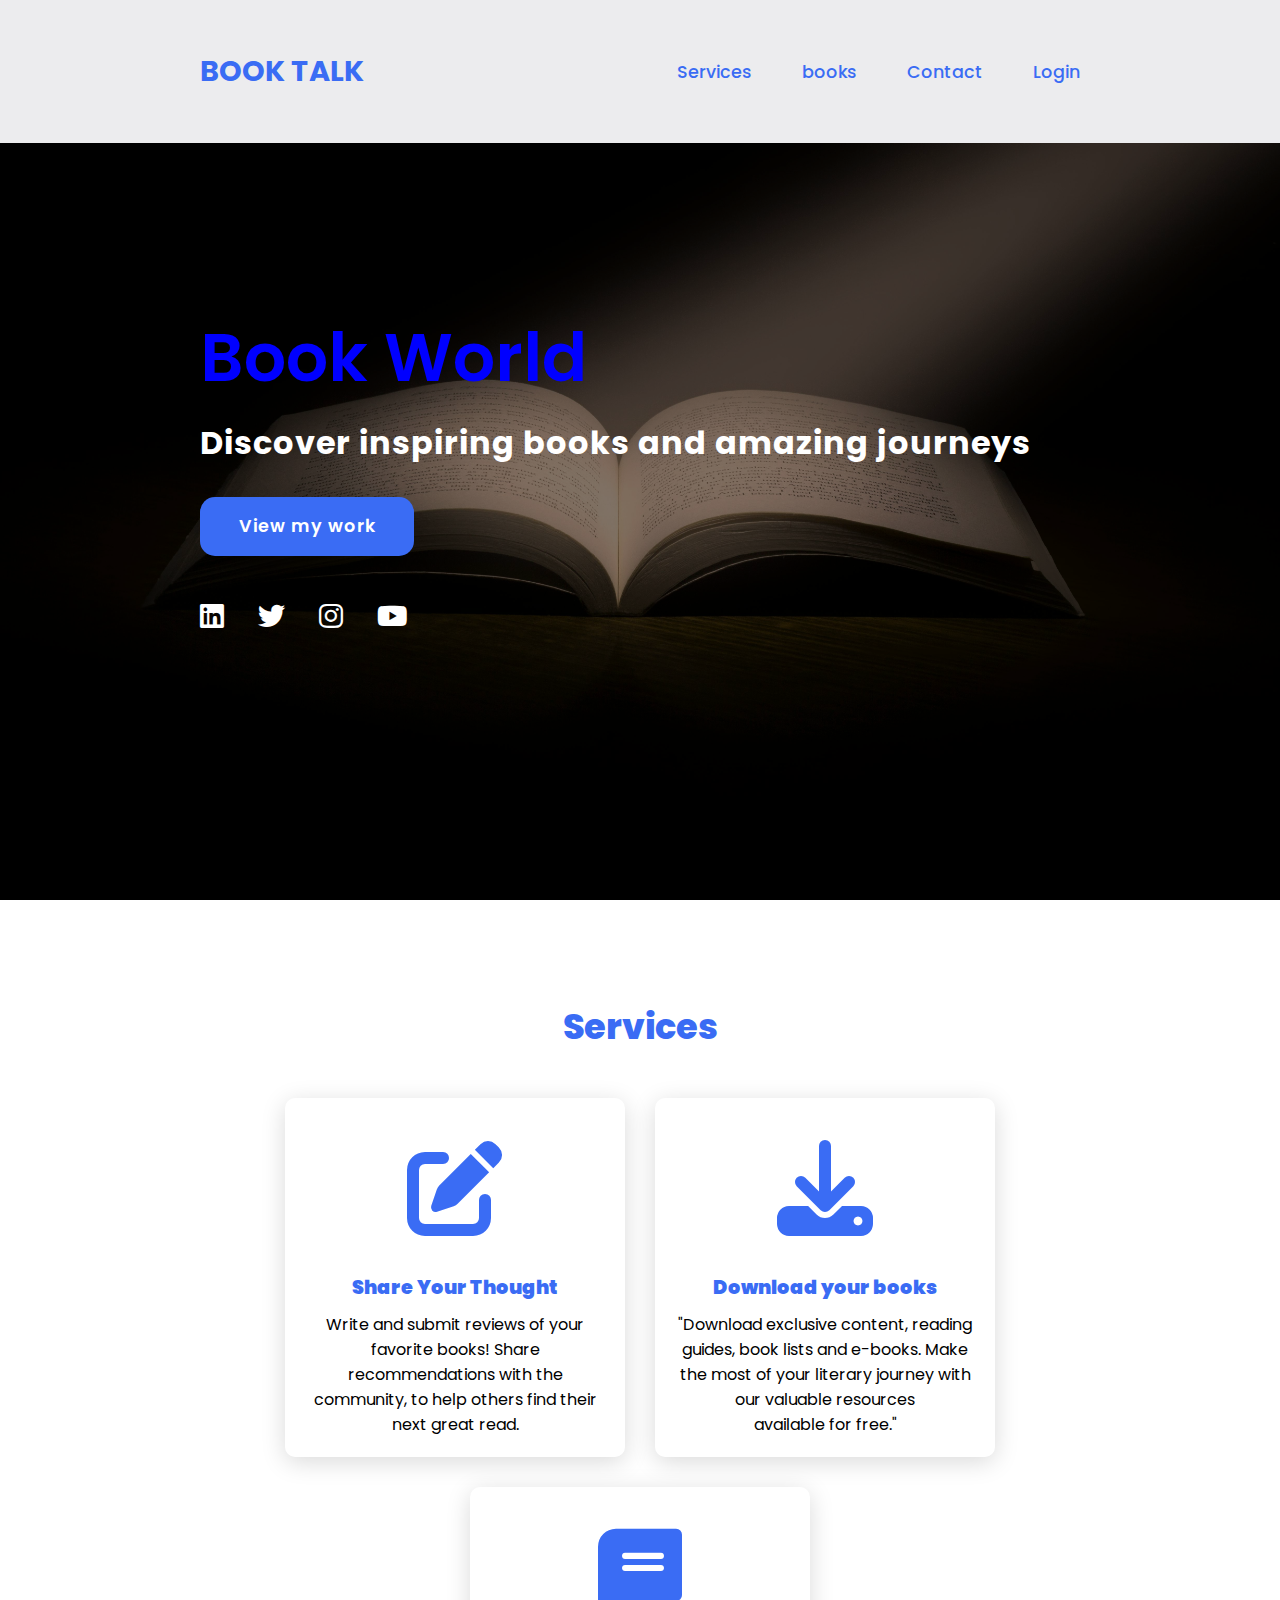
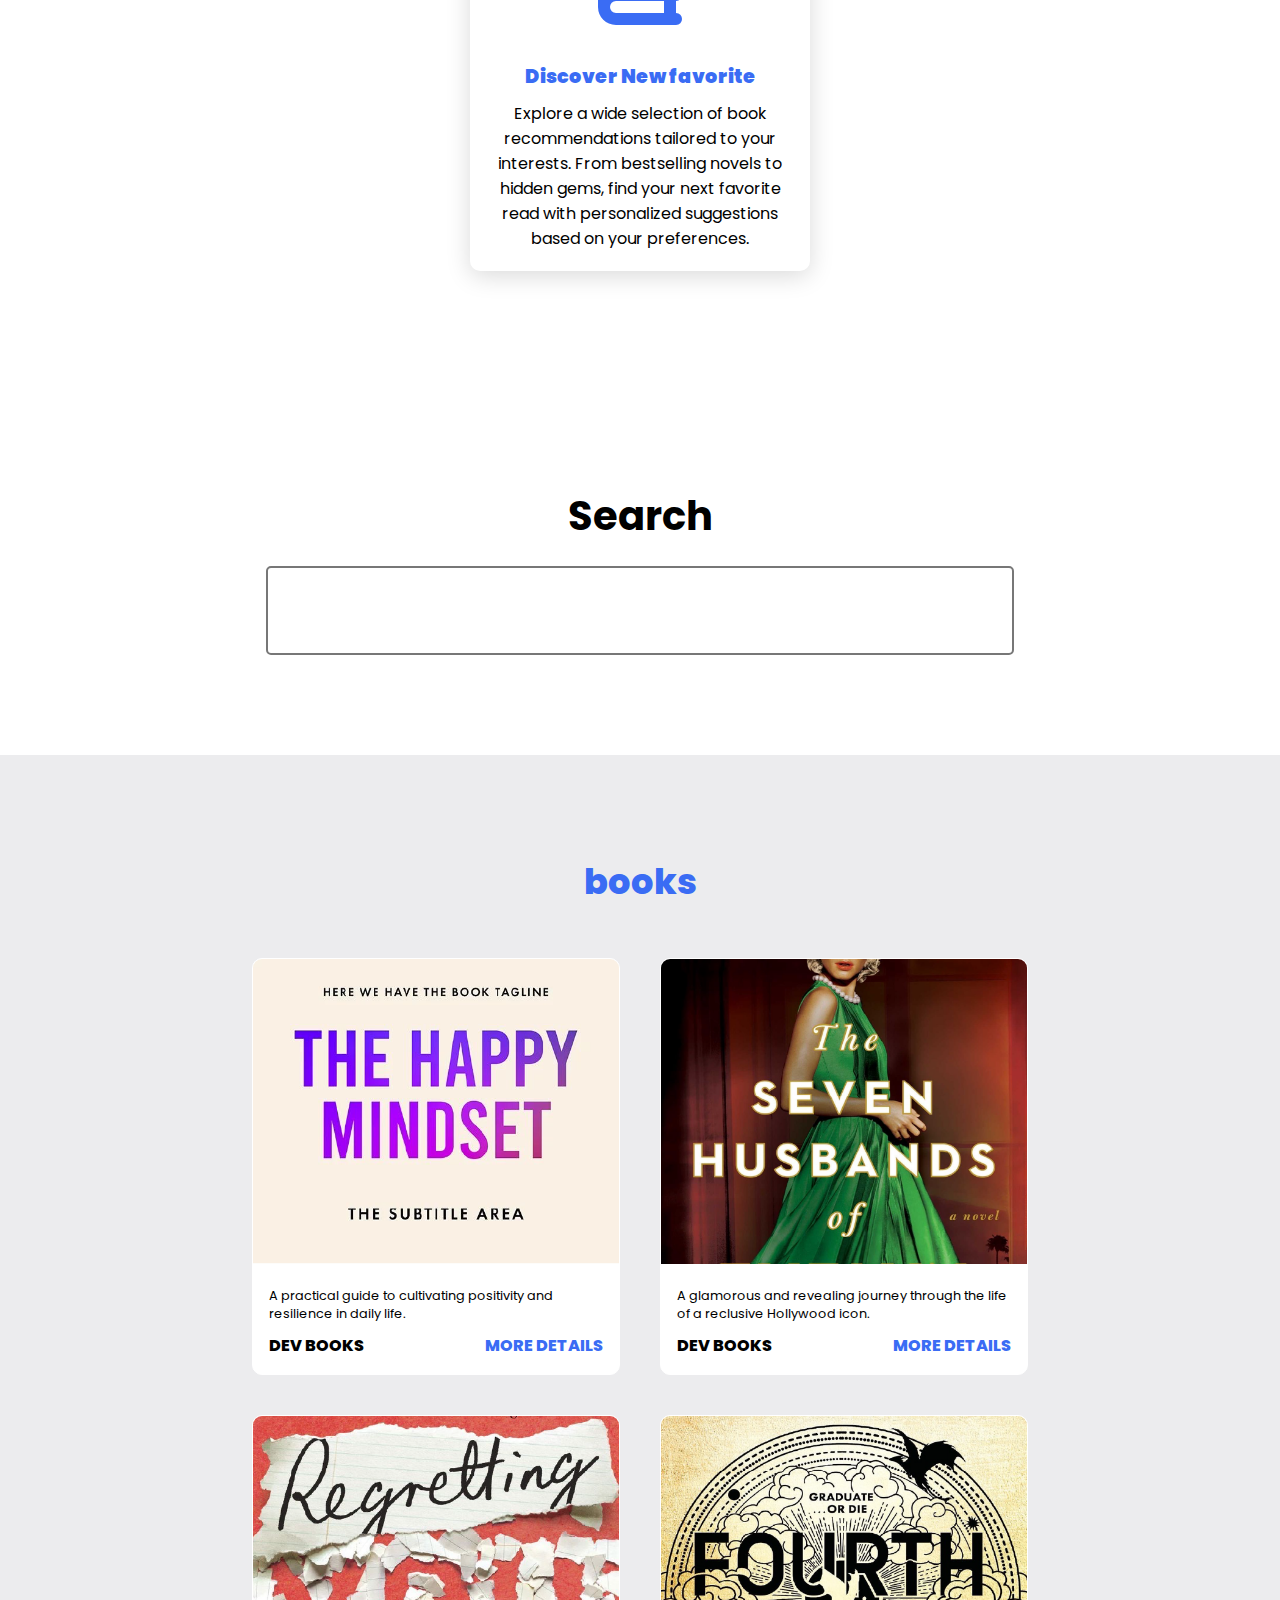
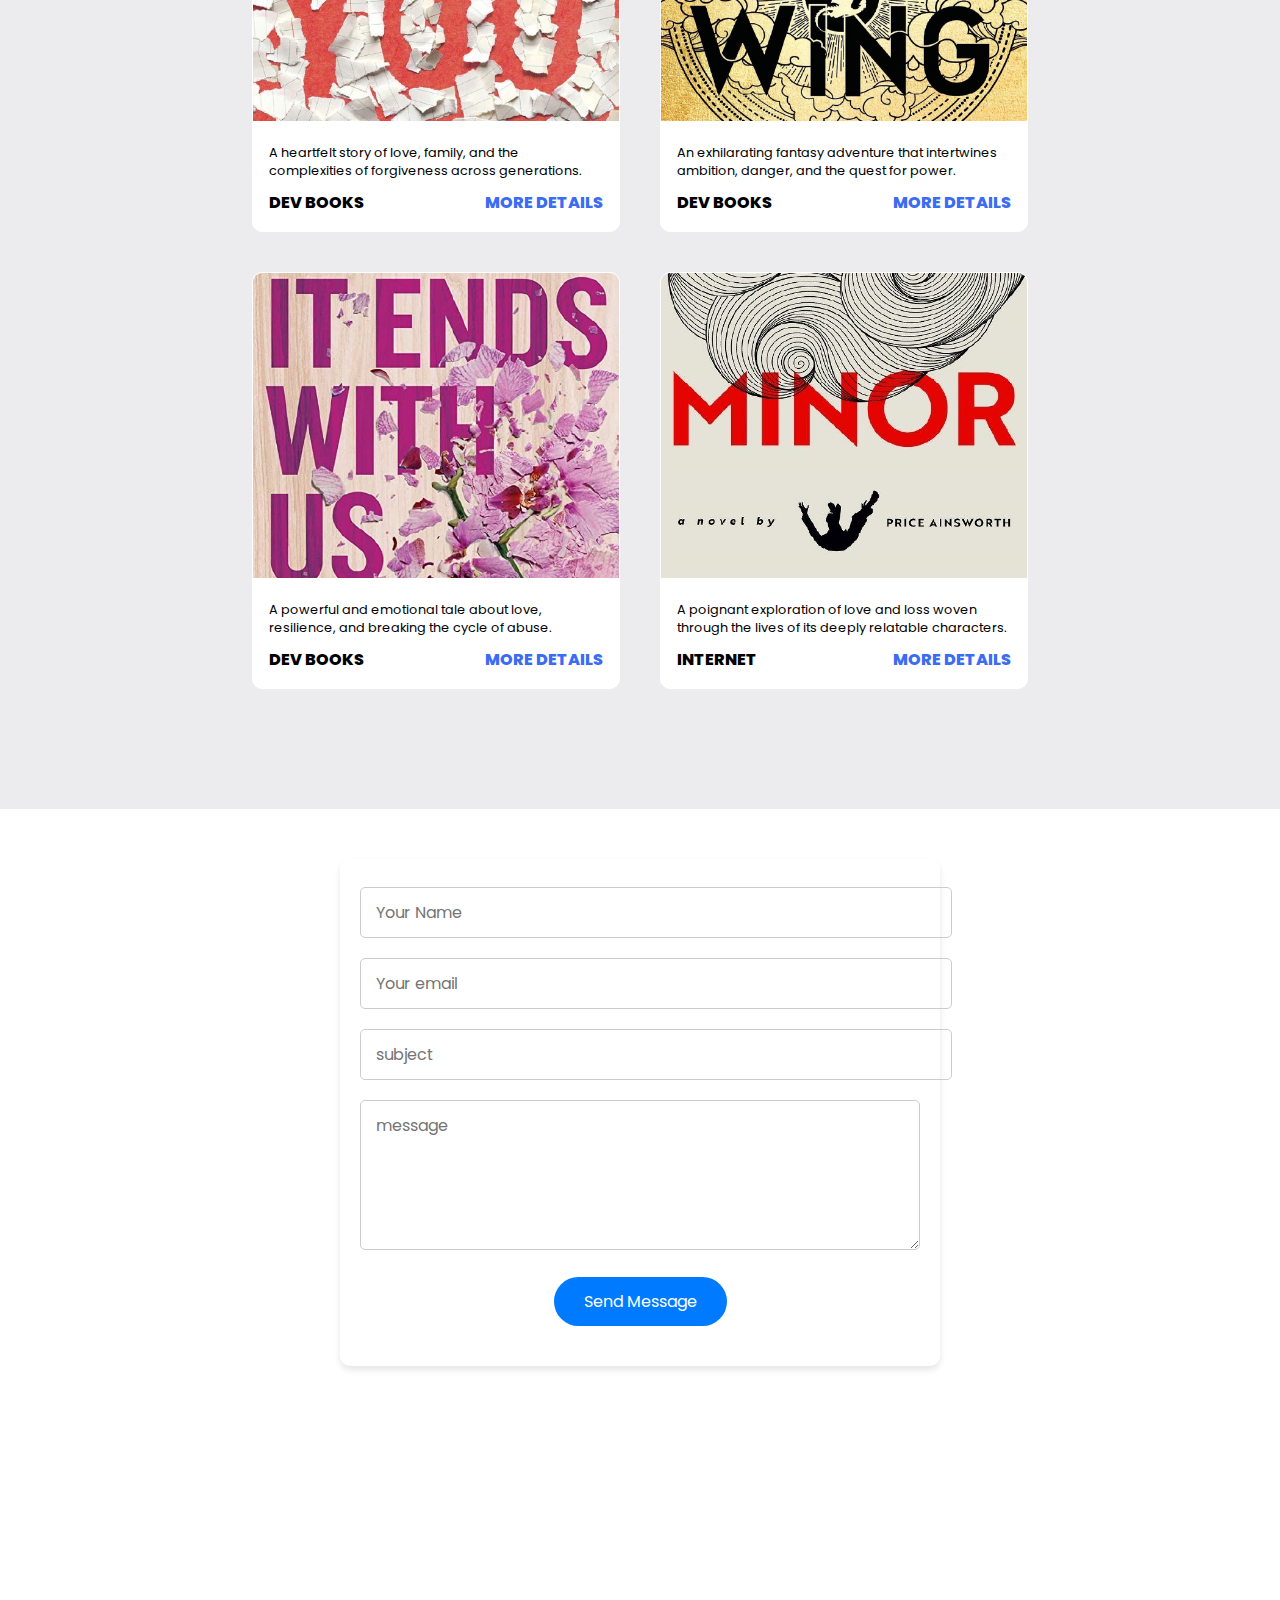
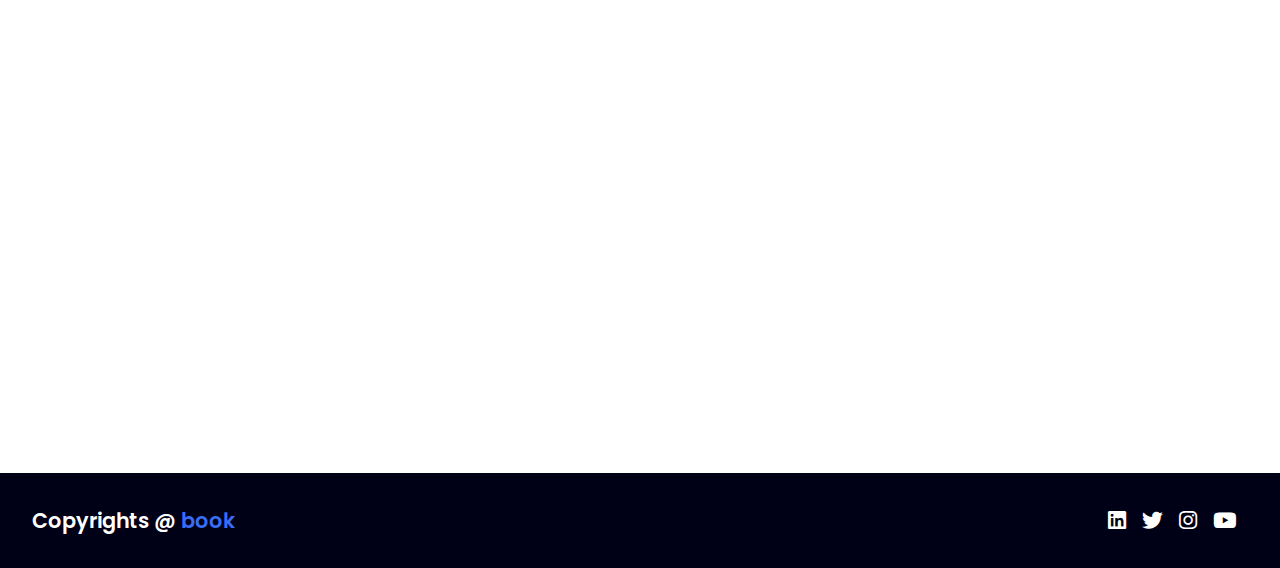
<file: index.html>
<!DOCTYPE html>
<html lang="en">
<head>
    <meta charset="UTF-8">
    <meta http-equiv="X-UA-Compatible" content="IE=edge">
    <meta name="viewport" content="width=device-width, initial-scale=1.0">
    <link rel="stylesheet" href="https://cdnjs.cloudflare.com/ajax/libs/font-awesome/6.6.0/css/all.min.css">
    <link rel="stylesheet" href="styla.css">
    <script src="Books.js" defer></script>
    <title>Book Talk</title>
</head>
<body>

    <header>
        <a href="#" class="logo">Book Talk</a>
        <nav class="navigation">
            <a href="#services">Services</a>  
            <a href="#" class="booksLink">books</a>
            <a href="#contact">Contact</a>
            <a href="login.html" class="logLink">Login</a>
            <ul class="user">
                <li><a href="#" class="username">Name</a></li>
                <li><a href="#" class="logout">Log out</a></li>
            </ul>
            <!-- <a href="#contact">Contact</a> -->
        </nav>
    </header>



    <section class="main">
        <div>
            <h2><br><span>Book World</span></h2>
            <h3>Discover inspiring books and amazing journeys</h3>
            <a href="#projects" class="main-btn">View my work</a>
            <div class="social-icons">
                <a href="#"><i class="fab fa-linkedin"></i></a>
                <a href="#"><i class="fab fa-twitter"></i></a>
                <a href="#"><i class="fab fa-instagram"></i></a>
                <a href="#"><i class="fab fa-youtube"></i></a>
            </div>
        </div>
    </section>

    <section class="cards" id="services">
        <h2 class="title">Services</h2>
        <div class="content">
            <div class="card">
                <div class="icon">
                    <i class="fas fa-edit"></i>
                </div>
                <div class="info">
                    <h3>Share Your Thought   </h3>
                    <p>Write and submit reviews of your favorite books! Share recommendations with the community, to help others find their next great read. </p>
                </div>
            </div>
            <div class="card">
                <div class="icon">
                    <i class="fa-solid fa-download"></i>
                    <!-- <span>1800</span> -->
                </div>
                <div class="info">
                    <h3> Download your books   </h3>
                    <p>"Download exclusive content, reading guides, book lists and e-books.
                        Make the most of your literary journey with our valuable resources available for free."</p>
                </div>
            </div>
            <div class="card">
                <div class="icon">
                    <i class="fa-solid fa-book"></i>
                </div>
                <div class="info">
                    <h3>Discover New favorite</h3>
                    <p>Explore a wide selection of book recommendations tailored to your interests. From bestselling novels to hidden gems, find your next favorite read with personalized suggestions based on your preferences.</p>
                </div>
            </div>
        </div>
    </section>
    
    <section>
        <h1 style="text-align: center; font-size: 40px; margin-bottom: 20px;">Search</h1>
        <input type="text" name="" id="sear">
        <section class="bookSec">
            <div class="container">
                <div class="books">
                    
                </div>
            </div>
            </section>
    </section>
    <section class="projects" id="projects">
        <h2 class="title">books</h2>
        <div class="content">
            <div class="project-card">
                <div class="project-image">
                    <img src="images/Artboard 1 copy.png" />
                </div>
                <div class="project-info">
                    <p class="project-category">A practical guide to cultivating positivity and resilience in daily life.
                        
                    </p>
                    <strong class="project-title">
                        <span>Dev Books</span>
                        <a href="#" class="more-details">More details</a>
                    </strong>
                </div>
            </div>
            <div class="project-card">
                <div class="project-image">
                    <img src="images/Artboard 1 copy 2.png" />
                </div>
                <div class="project-info">
                    <p class="project-category"> A glamorous and revealing journey through the life of a reclusive Hollywood icon.
                    </p>
                    <strong class="project-title">
                        <span>Dev Books</span>
                        <a href="#" class="more-details">More details</a>
                    </strong>
                </div>
            </div>
            <div class="project-card">
                <div class="project-image">
                    <img src="images/Artboard 1 copy 3.png" />
                </div>
                <div class="project-info">
                    <p class="project-category">A heartfelt story of love, family, and the complexities of forgiveness across generations.</p>
                    <strong class="project-title">
                        <span>Dev Books</span>
                        <a href="#" class="more-details">More details</a>
                    </strong>
                </div>
            </div>
            <div class="project-card">
                <div class="project-image">
                    <img src="images/Artboard 1 copy 4.png" />
                </div>
                <div class="project-info">
                    <p class="project-category">An exhilarating fantasy adventure that intertwines ambition, danger, and the quest for power.
                        
                    </p>
                    <strong class="project-title">
                        <span>Dev Books</span>
                        <a href="#" class="more-details">More details</a>
                    </strong>
                </div>
            </div>
            <div class="project-card">
                <div class="project-image">
                    <img src="images/Artboard 1 copy 5.png" />
                </div>
                <div class="project-info">
                    <p class="project-category"> A powerful and emotional tale about love, resilience, and breaking the cycle of abuse.
                    </p>
                    <strong class="project-title">
                        <span>Dev Books</span>
                        <a href="#" class="more-details">More details</a>
                    </strong>
                </div>
            </div>
            <div class="project-card">
                <div class="project-image">
                    <img src="images/Artboard 1 copy 6.png" />
                </div>
                <div class="project-info">
                    <p class="project-category">A poignant exploration of love and loss woven through the lives of its deeply relatable characters.
                    </p>
                    <strong class="project-title">
                        <span>Internet</span>
                        <a href="#" class="more-details">More details</a>
                    </strong>
                </div>
            </div>
        </div>
    </section>

    <div class="form">
        <form action="">
            <div>
                <label for="name"></label>
                <input class="form-control" type="text" id="name" name="Name"
                    placeholder="Your Name">
                </div>
            <div>
                <label for="email"></label>
                <input class="form-control" type="email" id="email" name="mail"
                placeholder="Your email">
            </div>
            <div>
                <label for="subject"></label>
                <input class="form-control" type="text" id="subject" name="subject"
                    placeholder="subject">
                </div>
            <div>
                <label for="Message"></label>
                <textarea name="massege" class="form-control" id="Message" placeholder="message"
                class="w-100"></textarea>
            </div>
            <div class="text-center my-4">
                <button type="submit" class="btn btn-primary rounded-pill m-auto">Send
                    Message</button>
            </div>
        </form>
    </div>
</div>




 <!-- <section>
    <h1 style="text-align: center; font-size: 40px; margin-bottom: 20px;">Search</h1>
    <input type="text" name="" id="sear">
    <section class="bookSec">
        <div class="container">
            <div class="books">
                
            </div>
        </div>
        </section>
</section> -->

<section>
    <div class="container">
        <iframe src="https://cdn.botpress.cloud/webchat/v2.2/shareable.html?configUrl=https://files.bpcontent.cloud/2024/12/04/14/20241204141338-ABYGOZBU.json" frameborder="0"></iframe>
    </div>
</section>


<footer class="footer">
    <p class="footer-title">Copyrights @ <span>book</span></p>
    <div class="social-icons">
        <a href="#"><i class="fab fa-linkedin"></i></a>
        <a href="#"><i class="fab fa-twitter"></i></a>
        <a href="#"><i class="fab fa-instagram"></i></a>
        <a href="#"><i class="fab fa-youtube"></i></a>
    </div>
</footer>

<!-- <script>
    
let sear = document.querySelector("#sear");

sear.onkeyup = (e) => {
    e.preventDefault();
    let text = sear.value;    
    let filtered = books
    let DrawBooksUI = filtered.map((book) => {
        return `
                <div class="book">
                        <div class="img">
                            <img src="images/${book.img}" alt="">
                        </div>
                        <div class="data">
                            <h1>${book.name}</h1>
                            <p>${book.desc}</p>
                            <p>Author : ${book.Author}</p>
                            <p>Pages Count : ${book.pageCount}</p>
                            <button><a href="${book.pdf}">Download</a></button>
                        </div>
                 </div>
        `
    })
    console.log(DrawBooksUI);
    
    booksSec.innerHTML = `
    <h1> Filter Books </h1>
    ${DrawBooksUI}
    ` ;
    booksSec.style.transform = "translateX(0)";
    booksSec.style.height = "100vh";
    
}
</script> -->

</body>
</html>
</file>
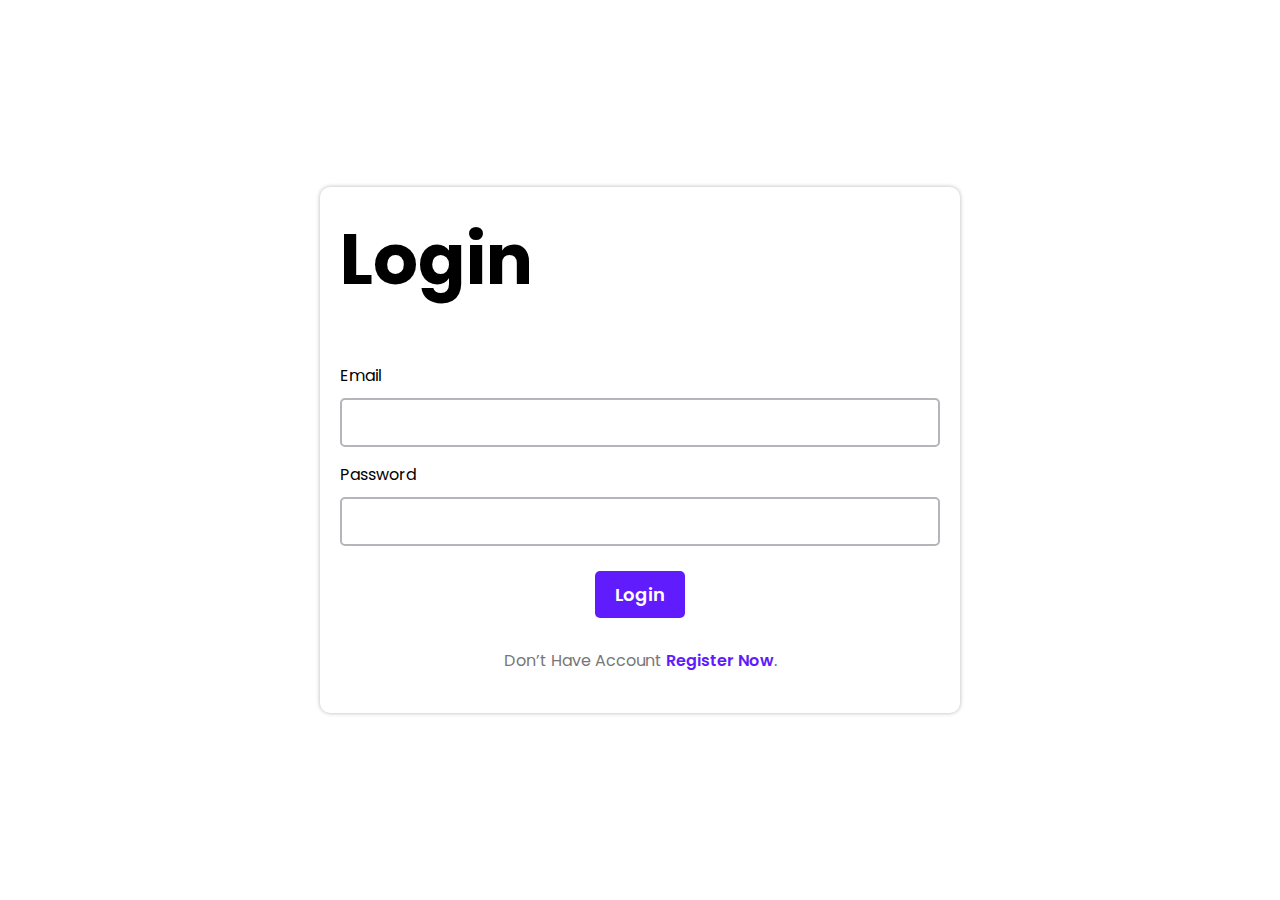
<file: login.html>
<!DOCTYPE html>
<html lang="en">
<head>
    <meta charset="UTF-8">
    <meta name="viewport" content="width=device-width, initial-scale=1.0">
    <link rel="stylesheet" href="styla.css">
    <title>Login</title>
</head>
<body>
    <form action="">
        <div class="container">
            <div class="formContent">
                <h1>Login</h1>
                <div class="inp">
                    <label for="">Email</label>
                    <input type="email" name="" id="emailInp">
                </div>
                <div class="inp">
                    <label for="">Password</label>
                    <input type="password" minlength="8" name="" id="passInp">
                </div>
                <button id="logBtn">Login</button>
                <p>Don’t Have Account <a href="register.html">Register Now</a>.</p>
            </div>
        </div>
    </form>


    <script>
        let emailInp = window.emailInp;
        let passInp = window.passInp;

        let logBtn = window.logBtn
        logBtn.onclick = (e) => {
            e.preventDefault()
            
            if (emailInp.value == localStorage.getItem("Email") && passInp.value == localStorage.getItem("password")) {
                window.location = "index.html";
            }else {
                alert("Please Enter Right Data");
            }
        }
    </script>
</body>
</html>
</file>
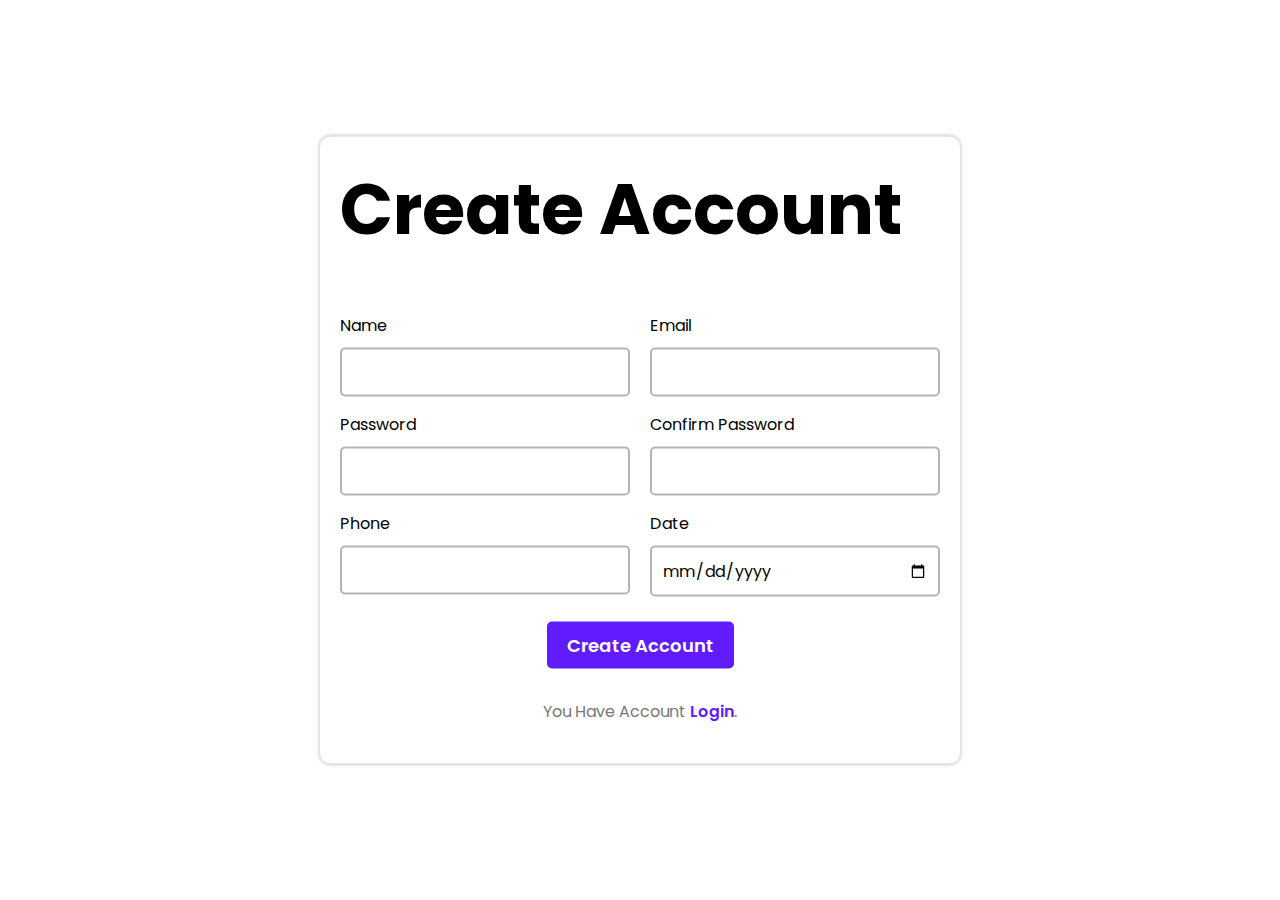
<file: register.html>
<!DOCTYPE html>
<html lang="en">
<head>
    <meta charset="UTF-8">
    <meta name="viewport" content="width=device-width, initial-scale=1.0">
    <link rel="stylesheet" href="styla.css">
    <title>Login</title>
</head>
<body>
    <form action="">
        <div class="container">
            <div class="formContent">
                <h1>Create Account</h1>
                <div class="parentInp">
                    <div class="nameInput">
                        <label for="">Name</label>
                        <input type="text" name="" id="nameInp">
                    </div>
                    <div class="emailInput">
                        <label for="">Email</label>
                        <input type="email" name="" id="emailInp">
                    </div>
                </div>
                <div class="parentInp">
                    <div class="passInput">
                        <label for="">Password</label>
                        <input type="password" minlength="8" name="" id="passInp">
                    </div>
                    <div class="cPassInput">
                        <label for="">Confirm Password</label>
                        <input type="password" name="" minlength="8" id="cPassInp">
                    </div>
                </div>
                <div class="parentInp">
                    <div class="telInput">
                        <label for="">Phone</label>
                        <input type="tel" name="" id="telInp">
                    </div>
                    <div class="dateInput">
                        <label for="">Date</label>
                        <input type="date" name="" id="dateInp">
                    </div>
                </div>
                <button id="regBtn">Create Account</button>
                <p>You Have Account <a href="login.html">Login</a>.</p>
            </div>
        </div>
    </form>




    <script>
        let nameInp = window.nameInp ;
        let emailInp = window.emailInp ;
        let passInp = window.passInp ;
        let cPassInp = window.cPassInp ;
        let telInp = window.telInp ;
        let dateInp = window.dateInp ;
        let regBtn = window.regBtn ;

        regBtn.onclick = (e) => {
            e.preventDefault()
            if (nameInp.value == "" || emailInp.value == "" || passInp.value == "" || cPassInp.value == "" || telInp.value == "" || dateInp.value == "") {
                alert("Please Fill All Date");  
            }else if (passInp.value == cPassInp.value) {
                localStorage.setItem("Name" , nameInp.value)
                localStorage.setItem("Email" , emailInp.value)
                localStorage.setItem("password" , passInp.value)
                localStorage.setItem("Confirm Password" , cPassInp.value)
                localStorage.setItem("Phone" , telInp.value) 
                localStorage.setItem("Date" , dateInp.value)

                window.location = "login.html"
            }else{
                alert("Please Confirm Password Like a Password");
            }
        }
    </script>
</body>
</html>
</file>
<file: styla.css>
@import url('https://fonts.googleapis.com/css2?family=Poppins:ital,wght@0,100;0,200;0,300;0,400;0,500;0,600;0,700;0,800;0,900;1,100;1,200;1,300;1,400;1,500;1,600;1,700;1,800;1,900&display=swap');
@import url('https://fonts.googleapis.com/css2?family=Cairo:wght@200..1000&display=swap');

*{
    font-family: 'Poppins', sans-serif;
    margin: 0;
    padding: 0;
    box-sizing: border-box;
    scroll-behavior: smooth; 
    text-decoration: none;
    list-style: none;
    transition: 0.5s all;
}
body{
    width: 100vw;
    overflow-x: hidden;


}
header {
    width: 100%;
    position: fixed;
    z-index: 1999;
    display: flex;
    justify-content: space-between;
    align-items: center;
    padding: 50px 200px ;
    background-color: #ececee;
}

.logo{
    text-decoration: none;
    color: #3a6cf4;
    text-transform: uppercase;
    font-weight: 700;
    font-size: 1.8em;
}

.navigation {
    display: flex;
    gap: 20px;
}
nav ul.user li {
    display: inline-block;
}

.navigation a{
    color: #3a6cf4;
    text-decoration: none;
    font-size: 1.1em;
    font-weight: 500;
    padding-left: 30px;
}

.navigation a:hover{
    color: #601cfc;
}

.user {
    display: none;
}

section {
    padding: 100px 200px;
}

.main {
    width: 100%;
    min-height: 100vh;
    display: flex;
    align-items: center;
    background: url(images/pexels-nitin-arya-386173-1029141.jpg) no-repeat;
    background-blend-mode: overlay;
    background-color: rgba(0, 0, 0, 0.5);
    background-size: cover;
    background-position: center;
    background-attachment: fixed;
}

.main h2 {
    color: #fff;
    font-size: 1.4em;
    font-weight: 500;
}

.main h2 span {
    display: inline-block;
    margin-top: 10px;
    color: blue;
    font-size: 3em;
    font-weight: 600;
}

.main h3 {
    color: #fff;
    font-size: 2em;
    font-weight: 700;
    letter-spacing: 1px;
    margin-top: 10px;
    margin-bottom: 30px;
}

.main-btn {
    color: #fff;
    background-color: #3a6cf4;
    text-decoration: none;
    font-size: 1.1em;
    font-weight: 600;
    display: inline-block;
    padding: 0.9375em 2.1875em;
    letter-spacing: 1px;
    border-radius: 15px;
    margin-bottom: 40px;
    transition: 0.7s ease;
}

.main-btn:hover {
    background-color: #0a49f6;
    transform: scale(1.1);
}

.social-icons a {
    color: #fff;
    font-size: 1.7em;
    padding-right: 30px;
}

.title {
    display: flex;
    justify-content: center;
    color: #3a6cf4;
    font-size: 2.2em;
    font-weight: 800;
    margin-bottom: 30px;
}

.content {
    display: flex;
    justify-content: center;
    flex-direction: row;
    flex-wrap: wrap;
}

.card {
    background-color: #fff;
    width: 21.25em;
    box-shadow: 0 5px 25px rgba(1 1 1 / 15%);
    border-radius: 10px;
    padding: 20px;
    margin: 15px;
    transition: 0.7s ease;
}

.card:hover {
    transform: scale(1.1);
}

.card .icon {
    color: #3a6cf4;
    font-size: 6em;
    text-align: center;
}

.info {
    text-align: center;
}

.info h3{
    color: #3a6cf4;
    font-size: 1.2em;
    font-weight: 900;
    margin: 10px;
}

.projects {
    position: relative;
    z-index: -111;
    background-color: #ececee;
}

.projects .content{
    margin-top: 30px;
}

.project-card {
    background-color: #fff;
    border: 1px solid #fff;
    min-height: 14em;
    width: 23em;
    overflow: hidden;
    border-radius: 10px;
    margin: 20px;
    transition: 0.7s ease;
}

.form {
    max-width: 600px;
    margin: 50px auto;
    padding: 20px;
    background-color: #ffffff;
    border-radius: 10px;
    box-shadow: 0 4px 6px rgba(0, 0, 0, 0.1);
}

.form div {
    margin-bottom: 20px;
}

.form label {
    display: block;
    margin-bottom: 8px;
    font-weight: bold;
    color: #333333;
    font-size: 14px;
}

.form .form-control {
    width: 100%;
    padding: 12px 15px;
    border: 1px solid #cccccc;
    border-radius: 5px;
    font-size: 16px;
    transition: border-color 0.3s ease;
}



.form .form-control:focus {
    border-color: #007bff;
    outline: none;
    box-shadow: 0 0 5px rgba(0, 123, 255, 0.5);
}

.form textarea.form-control {
    resize: vertical;
    min-height: 150px;
}

.form .btn {
    padding: 12px 30px;
    background-color: #007bff;
    border: none;
    color: #ffffff;
    font-size: 16px;
    border-radius: 50px;
    cursor: pointer;
    transition: background-color 0.3s ease;
}

.form .btn:hover {
    background-color: #0056b3;
}

.form .text-center {
    text-align: center;
}

@media (max-width: 600px) {
    .form {
        padding: 15px;
        margin: 20px;
    }

    .form .btn {
        width: 100% ; 
    }
}

.project-card:hover {
   transform: scale(1.1);
}

.project-card:hover .project-image {
    opacity: 0.9;
 }

.project-image img{
    width: 100%
}

.project-info {
    padding: 1em;
}

.project-category {
    font-size: 0.8em;
    color: #000;
}

.project-title {
    display: flex;
    justify-content: space-between;
    text-transform: uppercase;
    font-weight: 800;
    margin-top: 10px;
}

.more-details {
    text-decoration: none;
    color: #3a6cf4;
}

.more-details:hover {
    color: #601cfc;
}

.contact .icon{
    font-size: 4.5em;
}

.contact .info h3 {
    color: #000;
}

.contact .info p {
    font-size: 1.5em;
}

.footer {
    position: relative;
    z-index: -11;
    background-color: #000016;
    color: #fff;
    padding: 2em;
    display: flex;
    justify-content: space-between;
}

.footer-title {
    font-size: 1.3em;
    font-weight: 600;
}

.footer-title span {
    color: #3a6cf4;
}

.footer .social-icons a{
    font-size: 1.3em;
    padding: 0 12px 0 0;
}

@media (max-width:1023px){
    header{
        padding: 12px 20px;
    }

    .navigation a{
        padding-left: 10px;
    }

    .title{
        font-size: 1.8em;
    }

    section{
        padding: 80px 20px;
    }

    .main-content h2{
        font-size: 1em;
    }

    .main-content h3{
        font-size: 1.6em;
    }

    .content{
        flex-direction: column;
        align-items: center;
    }

}

@media (max-width:641px){
    body{
        font-size: 12px;
    }

    .main-content h2{
        font-size: 0.8em;
    }

    .main-content h3{
        font-size: 1.4em;
    }
}

@media (max-width:300px){
    body{
        font-size: 10px;
     
    }
}
















/* Login Page UI */

.container {
    width: 80%;
    margin: auto;
}
.container .formContent {
    position: absolute;
    left: 50%;
    top: 50%;
    transform: translate(-50% , -50%);
    box-shadow: 0 0 4px #0000164b;
    padding: 20px;
    text-align: center;
    width: 50%;
    border-radius: 10px;
}
.container .formContent h1 {
    margin-bottom: 50px;
    font-size: 70px;
    text-align: left;
}
.container .formContent .inp label , .container .formContent .parentInp label{
    display: block;
    text-align: left;
    margin-bottom: 10px;
}
.container .formContent .inp input , .container .formContent .parentInp input {
    all: unset;
    border: 2px solid #0000164b;
    padding: 10px;
    border-radius: 5px;
    box-sizing: border-box;
    width: 100%;
    text-align: left;
    margin-bottom: 15px;
}
.container .formContent button {
    all: unset;
    padding: 10px 20px;
    background-color: #601cfc;
    color: #fff;
    border-radius: 5px;
    margin: 10px 0;
    font-size: 18px;
    font-weight: 600;
}
.container .formContent p {
    font-size: 16px;
    margin: 20px 0;
    color: #777;
}
.container .formContent p a {
    color: #601cfc;
    font-weight: 600  ;
}

.container .formContent .parentInp {
    display: flex;
    justify-content: center;
    gap: 20px;
}
.container .formContent .parentInp .nameInput , .emailInput , .passInput , .cPassInput , .telInput , .dateInput {
    width: 50%;
}
.container .formContent .inp input {
    width: 100%;
}





















/* Books Details Page UI */

.bookSec {
    position: absolute;
    top: 0;
    left: 0;
    width: 100%;
    height: fit-content;
    z-index: 111111111;
    background-color: #fff;
    transform: translateX(100%);
    display: flex;
    flex-wrap: wrap;
    gap: 20px;
}
.booksError {
    position: absolute;
    top: 50%;
    left: 50%;
    transform: translate(-50% , -50%);
    background-color: #601cfc;
    color: #fff;
    padding: 20px;
    border-radius: 10px;
}
.booksError a {
    color: #cccccc;
    font-weight: 600;
    cursor: pointer;
}
.books .book h1 {
    font-size: 70px;
    margin-bottom: 50px;
}

.book {
    width:30%;
    display: flex;
    flex-direction: column;
    justify-content: space-between;
    align-items: center;
    box-shadow: 0 0 8px #0000164b;
    padding: 20px;
    border-radius: 20px;
}
.book .img {
    width: 100%;
}
.book .img img {
    width: 100%;
    border-radius: 20px;
    filter: blur(1px) drop-shadow(2px 2px 6px);
    padding: 5px;
}
.book .data {
    width: 100%;
}
.book h1 {
    font-family: "cairo";
}
.book p {
    margin: 20px 0;
    color: #777;
    font-size: 17px;
}
.book button {
    all: unset;
    background-color: #601cfc;
    color: #fff;
    padding: 10px 20px;
    cursor: pointer;
    border-radius: 5px;
    font-size: 17px;
    font-weight: 600;
    margin-top: 20px;
}
.book button a {
    color: #fff;
}

 input {
    all: unset;
    width: 80%;
    display: block;
    margin: auto;
    padding: 30px 20px;
    border-radius: 5px;
    border: 2px solid #777 ;
}
section input[type = "submit"] {
    width: fit-content;
    background-color: #601cfc;
    color: #fff;
    border-radius: 5px;
    cursor: pointer;     
    border: none;
    outline: none;
}

iframe{
    width: 100%;
    height: 50vh;
}
</file>
